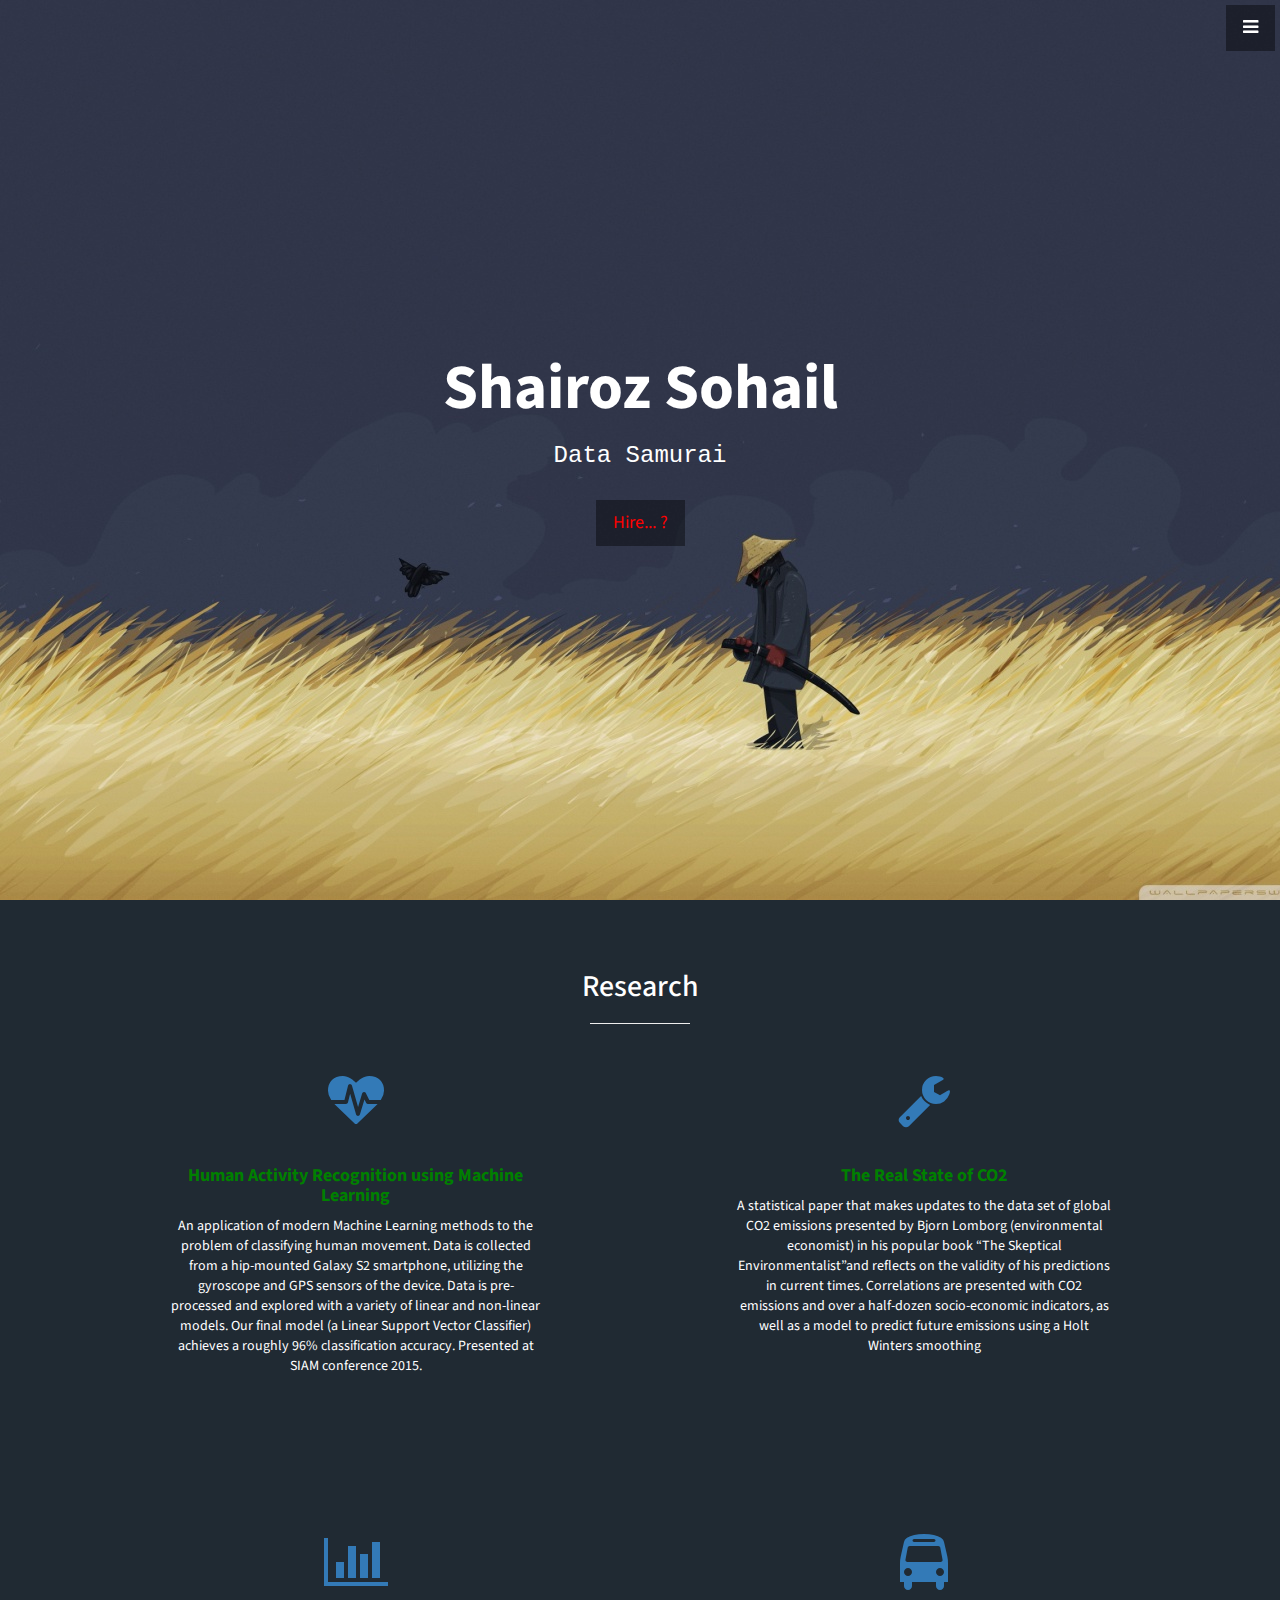
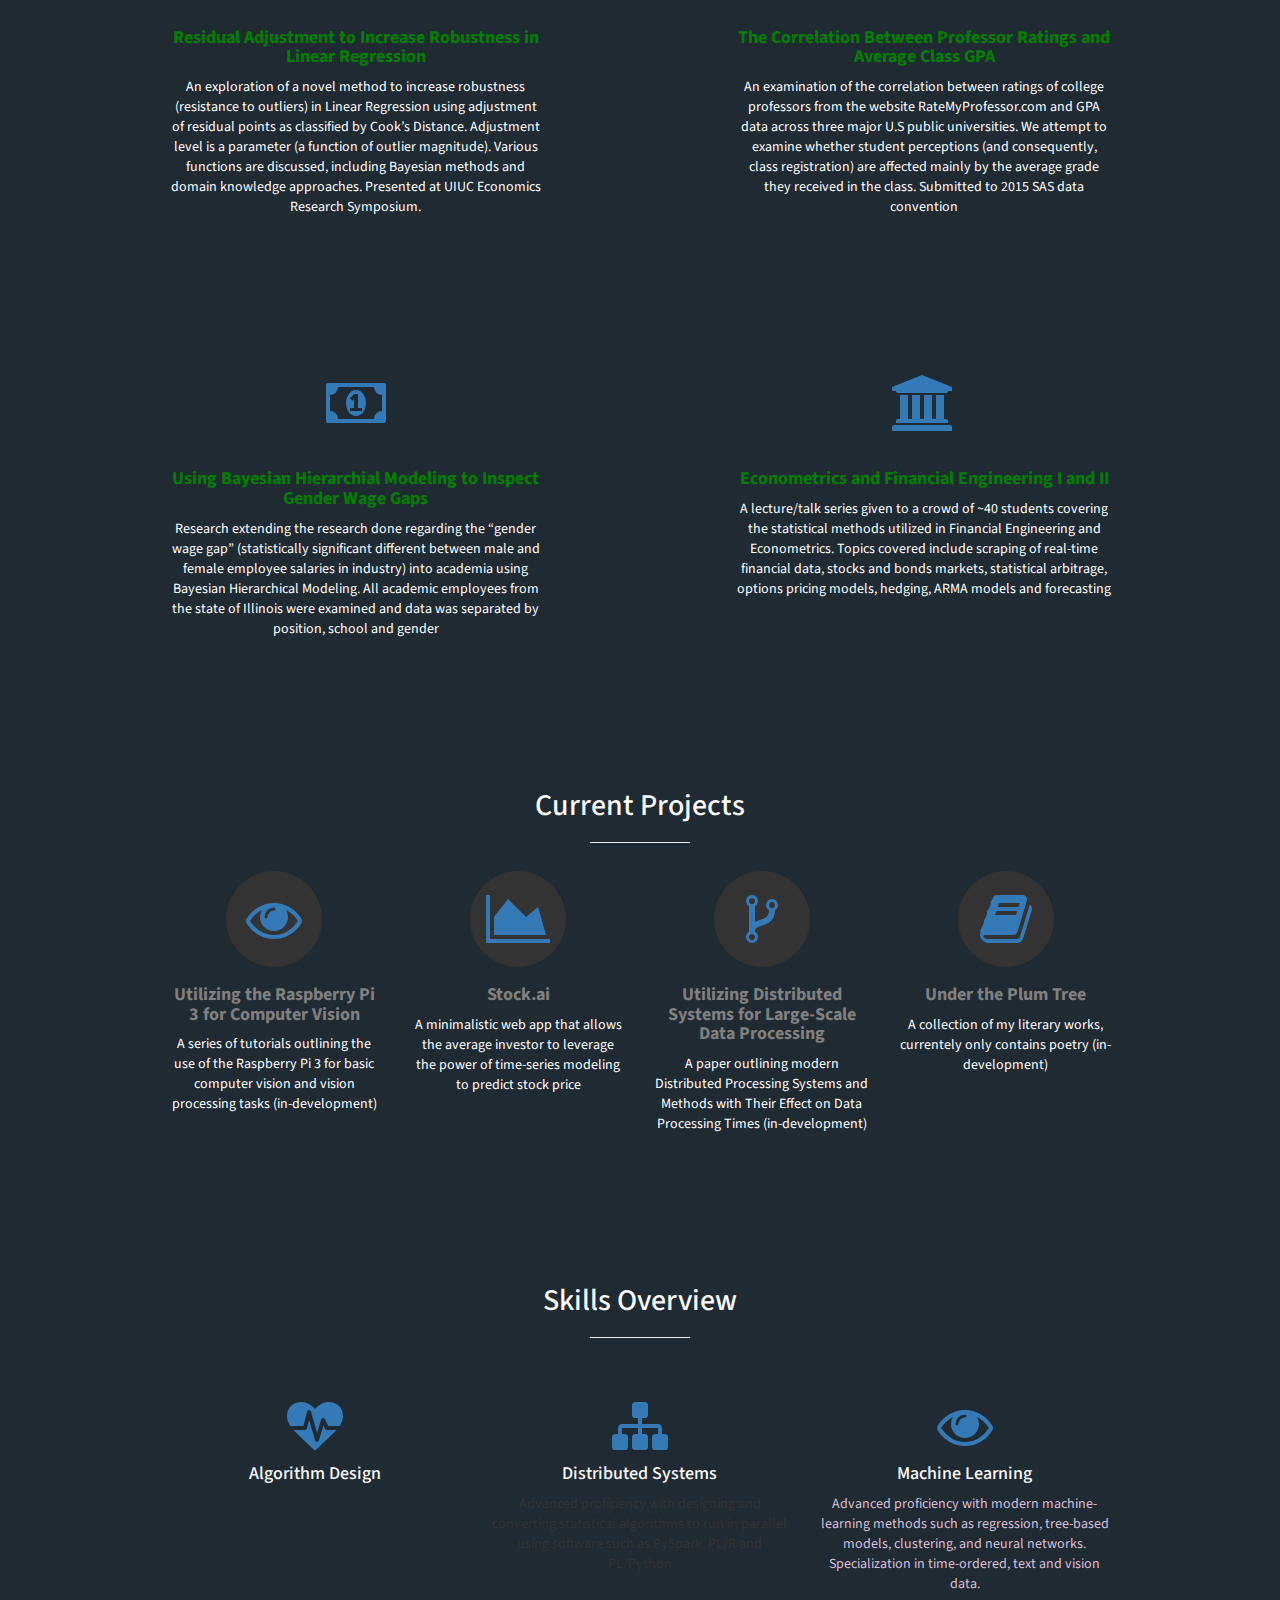
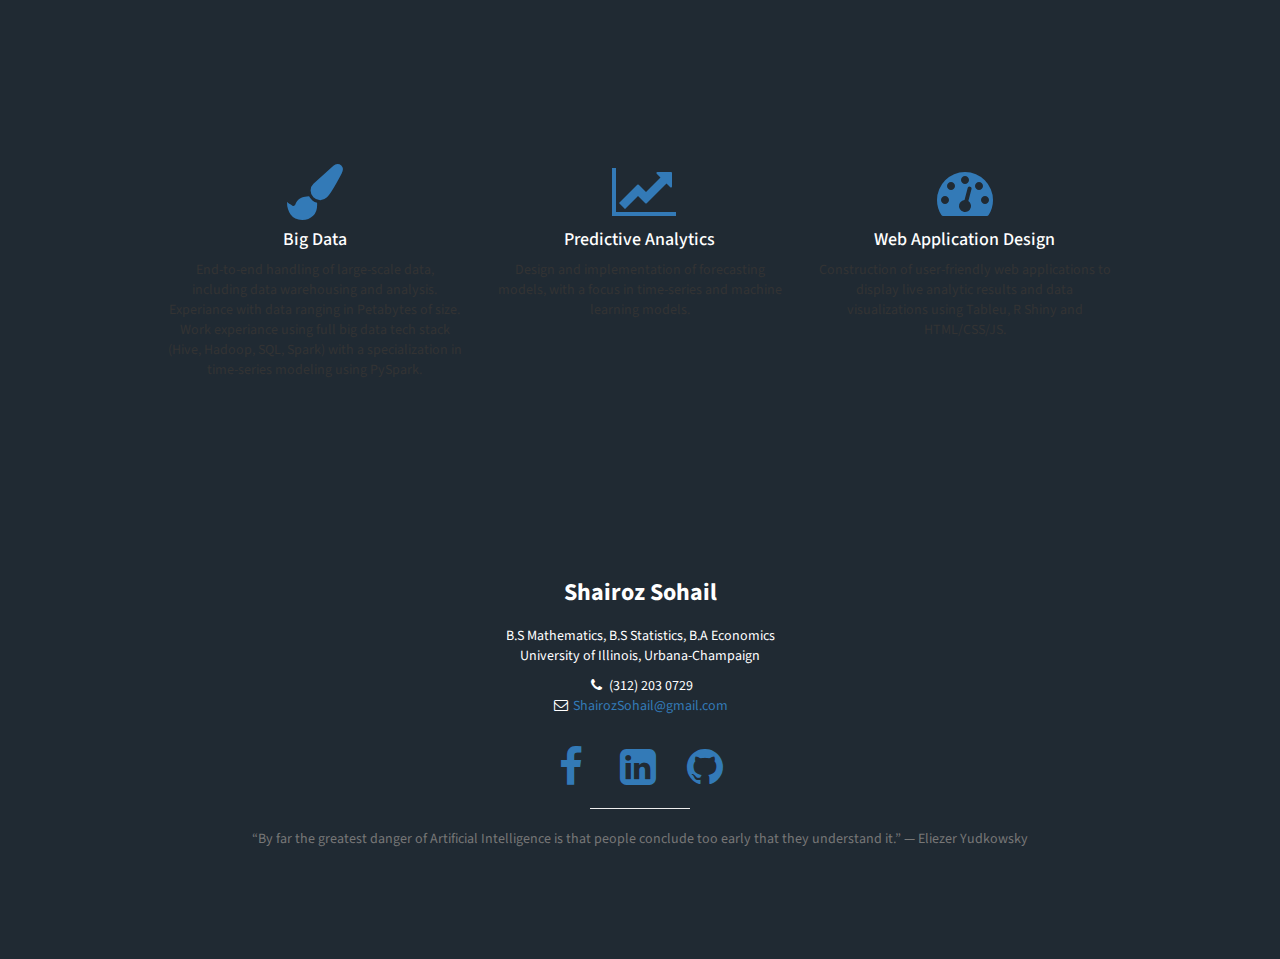
<file: index.html>
<!DOCTYPE html>
<html lang="en">

<head>

    <meta charset="utf-8">
    <meta http-equiv="X-UA-Compatible" content="IE=edge">
    <meta name="viewport" content="width=device-width, initial-scale=1">
    <meta name="description" content="">
    <meta name="author" content="">

    <title>The Data Samurai</title>

    <!-- Bootstrap Core CSS -->
    <link href="css/bootstrap.min.css" rel="stylesheet">
    <link rel="stylesheet" type="text/css" href="css/style.css">


    <!-- Custom CSS -->
    <link href="css/stylish-portfolio.css" rel="stylesheet">

    <link rel="stylesheet" href="http://s.mlcdn.co/animate.css">


    <!-- Custom Fonts -->
    <link href="font-awesome/css/font-awesome.min.css" rel="stylesheet" type="text/css">
    <link href="http://fonts.googleapis.com/css?family=Source+Sans+Pro:300,400,700,300italic,400italic,700italic" rel="stylesheet" type="text/css">
    <link href = 'css/font-awesome-animation.css' rel = 'stylesheet' type = 'text/css'>

    <!-- HTML5 Shim and Respond.js IE8 support of HTML5 elements and media queries -->
    <!-- WARNING: Respond.js doesn't work if you view the page via file:// -->
    <!--[if lt IE 9]>
        <script src="https://oss.maxcdn.com/libs/html5shiv/3.7.0/html5shiv.js"></script>
        <script src="https://oss.maxcdn.com/libs/respond.js/1.4.2/respond.min.js"></script>
    <![endif]-->

<style>
.console {
  font-family: "Lucida Sans Typewriter", "Lucida Console", Monaco, "Bitstream Vera Sans Mono", monospace;
}

input[type="button"] {
  cursor: pointer;
}
</style>



</head>

<body>


    <!-- Navigation -->
    <a id="menu-toggle" href="#" class="btn btn-dark btn-lg toggle"><i class="fa fa-bars"></i></a>
    <nav id="sidebar-wrapper">
        <ul class="sidebar-nav">
            <a id="menu-close" href="#" class="btn btn-dark btn-lg pull-right toggle"><i class="fa fa-times"></i></a>
            <li class="sidebar-brand">
                <a href="#top" onclick=$ ( "#menu-close").click();>Destinations</a>
            </li>
            <li>
                <a href="#top" onclick=$ ( "#menu-close").click();>Home</a>
            </li>

            <li>
                <a href="#research" onclick=$ ( "#menu-close").click();>Research</a>
            </li>

            <li>
                <a href="#current-projects" onclick=$ ( "#menu-close").click();>Current Projects</a>
            </li>

            <li>
                <a href="#skills" onclick=$ ( "#menu-close").click();>Skills</a>
            </li>

            <li>
                <a href="#contact" onclick=$ ( "#menu-close").click();>Contact</a>
        </ul>
    </nav>

    <!-- Header -->


    <header id="top" class="header">
        <div class="text-vertical-center" id='caption'>
             <h1 class = "animated fadeInDown">Shairoz Sohail</h1>
            <h3 class = 'console'>Data Samurai</h3>
            <br>

            <a href="#research" class="btn btn-dark btn-lg"><font color = 'red'>Hire... ?</font></a>
        </div>
    </header>
</div>



    <!--     RESEARCH       -->
    <!-- The circle icons use Font Awesome's stacked icon classes. For more information, visit http://fontawesome.io/examples/ -->
    <section id="research" class="services serv">
        <div class="container">
            <div class="row text-center">
                <div class="col-lg-10 col-lg-offset-1">
                    <font color = 'white'><h2>Research</h2></font>
                    <hr class="small">
                    <div class="row">
                        
                            <div class="col-md-5 col-sm-6">
                            <div class="service-item">
                                <span class="fa-stack fa-4x">
                                <i class="fa fa-stack-2x"></i>
                                <a href = "https://shairozs.shinyapps.io/Stock/">
                                <i class="fa fa-heartbeat faa-pulse animated-hover fa-stack-1x text-primary"></i>
                                </a>
                            </span>
                                <h4>
                                    <font color = 'green' class = 'animated bounce'><strong>Human Activity Recognition using Machine Learning</strong></font>
                                </h4>
                                <font color = 'white'><p>An application of modern Machine Learning methods to the problem of classifying human movement. Data is collected from a hip-mounted Galaxy S2 smartphone, utilizing the gyroscope and GPS sensors of the device. Data is pre-processed and explored with a variety of linear and non-linear models. Our final model (a Linear Support Vector Classifier) achieves a roughly 96% classification accuracy. Presented at SIAM conference 2015.</p></font>
                            </div>
                        </div>

                        <div class="col-md-2 col-sm-0">
                            <div class="service-item">
                                
                            </div>
                        </div>


                           <div class="col-md-5 col-sm-6">
                            <div class="service-item">
                                <span class="fa-stack fa-4x">
                                <i class="fa fa-stack-2x"></i>
                                <a href = "The Real State of CO2.docx">
                                <i class="fa fa-wrench faa-wrench animated-hover fa-stack-1x text-primary"></i>

                                </a>
                            </span>
                                <h4>
                                    <font color = 'green'><strong>The Real State of CO2</strong></font>
                                </h4>
                                <font color = 'white'><p>A  statistical paper   that    makes   updates to  the data    set of  global  CO2 emissions   presented   by  Bjorn   Lomborg (environmental  economist) in   his popular book    “The    Skeptical   Environmentalist”and reflects    on  the validity    of  his predictions in  current times.  Correlations    are presented   with    CO2 emissions   and over    a   half-dozen  socio-economic  indicators, as  well    as  a   model   to  predict future  emissions   using   a   Holt    Winters smoothing</p></font>
                            </div>
                        </div>




                    </div>
                    <!-- /.row (nested) -->
                </div>
                <!-- /.col-lg-10 -->
            </div>
            <!-- /.row -->
        </div>
        <!-- /.container -->
    </section>
</div>




    <!-- RESEARCH CONTD -->
    <!-- The circle icons use Font Awesome's stacked icon classes. For more information, visit http://fontawesome.io/examples/ -->
    <section id="services" class="services serv">
        <div class="container">
            <div class="row text-center">
                <div class="col-lg-10 col-lg-offset-1">
                    <div class="row">



                          <div class="col-md-5 col-sm-6">
                            <div class="service-item">
                                <span class="fa-stack fa-4x">
                                <i class="fa fa-stack-2x"></i>
                                <a href = "Residual Adjustment to Increase Robustness in Linear Regression.docx">
                                <i class="fa fa-bar-chart faa-float animated-hover fa-stack-1x text-primary"></i>
                                </a>
                            </span>
                                <h4>
                                    <font color = 'green'><strong>Residual Adjustment to Increase Robustness in Linear Regression</strong></font>
                                </h4>
                                <font color = 'white'><p>An exploration of  a   novel   method  to  increase    robustness  (resistance to  outliers)   in  Linear  Regression  using   adjustment  of  residual    points  as  classified  by  Cook’s  Distance.   Adjustment  level   is  a   parameter   (a  function    of  outlier magnitude). Various functions are   discussed,  including   Bayesian    methods and domain  knowledge   approaches. Presented   at  UIUC    Economics   Research    Symposium.</p></font>
                            </div>
                        </div>


                        <div class="col-md-2 col-sm-0">
                            <div class="service-item">
                                
                            </div>
                        </div>


                          <div class="col-md-5 col-sm-6">
                            <div class="service-item">
                                <span class="fa-stack fa-4x">
                                <i class="fa fa-stack-2x"></i>
                                <a href = "The Correlation Between Professor Ratings and Average Class GPA.docx">
                                <i class="fa fa-bus faa-burst animated-hover fa-stack-1x text-primary"></i>
                                </a>
                            </span>
                                <h4>
                                    <font color = 'green' class = 'animated bounce'><strong>The Correlation Between Professor Ratings and Average Class GPA</strong></font>
                                </h4>
                                <font color = 'white'><p>An examination of  the correlation between ratings of  college professors  from    the website RateMyProfessor.com and GPA data    across  three   major   U.S public  universities.   We  attempt to  examine whether student perceptions (and    consequently,   class   registration)   are affected    mainly  by  the average grade   they    received in the class.  Submitted   to  2015 SAS    data    convention</p></font>
                            </div>
                        </div>



                    </div>
                    <!-- /.row (nested) -->
                </div>
                <!-- /.col-lg-10 -->
            </div>
            <!-- /.row -->
        </div>
        <!-- /.container -->
    </section>
</div>



<!-- RESEARCH CONTD -->
    <!-- The circle icons use Font Awesome's stacked icon classes. For more information, visit http://fontawesome.io/examples/ -->
    <section id="services" class="services serv">
        <div class="container">
            <div class="row text-center">
                <div class="col-lg-10 col-lg-offset-1">
                    <div class="row">



                          <div class="col-md-5 col-sm-6">
                            <div class="service-item">
                                <span class="fa-stack fa-4x">
                                <i class="fa fa-stack-2x"></i>
                                <a href = "https://shairozs.shinyapps.io/Stock/">
                                <i class="fa fa-money faa-ring animated-hover fa-stack-1x text-primary"></i>
                                </a>
                            </span>
                                <h4>
                                    <font color = 'green'><strong>Using Bayesian Hierarchial Modeling to Inspect Gender Wage Gaps</strong></font>
                                </h4>
                                <font color = 'white'><p>Research   extending   the research    done    regarding   the “gender wage    gap”    (statistically  significant different   between male    and female  employee    salaries    in  industry)   into    academia    using   Bayesian    Hierarchical    Modeling.   All academic    employees   from    the state   of  Illinois    were    examined    and data    was separated   by  position,   school  and gender</p></font>
                            </div>
                        </div>


                        <div class="col-md-2 col-sm-0">
                            <div class="service-item">
                                
                            </div>
                        </div>


                          <div class="col-md-5 col-sm-6">
                            <div class="service-item">
                                <span class="fa-stack fa-4x">
                                <i class="fa fa-stack-2x"></i>
                                <a href = "https://shairozs.shinyapps.io/Stock/">
                                <i class="fa fa-bank faa-burst animated-hover fa-stack-1x text-primary"></i>
                                </a>
                            </span>
                                <h4>
                                    <font color = 'green' class = 'animated bounce'><strong>Econometrics and Financial Engineering I   and II  </strong></font>
                                </h4>
                                <font color = 'white'><p>A lecture/talk series given to a crowd of ~40 students covering the statistical methods utilized in Financial Engineering and Econometrics. Topics covered include scraping of real-time financial data, stocks and bonds markets, statistical arbitrage, options pricing models, hedging, ARMA models and forecasting</p></font>
                            </div>
                        </div>



                    </div>
                    <!-- /.row (nested) -->
                </div>
                <!-- /.col-lg-10 -->
            </div>
            <!-- /.row -->
        </div>
        <!-- /.container -->
    </section>
</div>






    <!-- Services -->
    <!-- The circle icons use Font Awesome's stacked icon classes. For more information, visit http://fontawesome.io/examples/ -->
    <section id="current-projects" class="services serv">
        <div class="container">
            <div class="row text-center">
                <div class="col-lg-10 col-lg-offset-1">
                    <font color = 'white'><h2>Current Projects</h2></font>
                    <hr class="small">
                    <div class="row">
                        
                        <div class="col-md-3 col-sm-6">
                                <div class="service-item">
                                <span class="fa-stack fa-4x">
                                <i class="fa fa-circle fa-stack-2x"></i>
                                <a href = algorithmDesign.html>
                                <i class="fa fa-eye fa-stack-1x text-primary"></i>
                                </a>
                            </span>
                                <h4>
                                   <font color= 'gray'><strong>Utilizing the Raspberry Pi 3 for Computer Vision</strong></font>
                                </h4>
                                <font color = 'white'><p>A series of tutorials outlining the use of the Raspberry Pi 3 for basic computer vision and vision processing tasks (in-development)</p></font>
                            </div>
                        </div>



                        


                        <div class="col-md-3 col-sm-6">
                            <div class="service-item">
                                <span class="fa-stack fa-4x">
                                <i class="fa fa-circle fa-stack-2x"></i>
                                <a href = "https://shairozs.shinyapps.io/Stock/">
                                <i class="fa fa-area-chart fa-stack-1x text-primary"></i>
                                </a>
                            </span>
                                <h4>
                                    <font color = 'gray' class = 'animated bounce'><strong>Stock.ai</strong></font>
                                </h4>
                                <font color = 'white'><p>A minimalistic web app that allows the average investor to leverage the power of time-series modeling to predict stock price</p></font>
                            </div>
                        </div>
                    
                        
                        <div class="col-md-3 col-sm-6">
                            <div class="service-item">
                                <span class="fa-stack fa-4x">
                                <i class="fa fa-circle fa-stack-2x"></i>
                                <i class="fa fa-code-fork fa-stack-1x text-primary"></i>
                            </span>
                                <h4>
                                    <font color = 'gray'><strong>Utilizing Distributed Systems for Large-Scale Data Processing</strong></font>
                                </h4>
                                <font color = 'white'><p>A paper outlining modern Distributed Processing Systems and Methods with Their Effect on Data Processing Times (in-development)</p></font>
                            </div>
                        </div>

                        <div class="col-md-3 col-sm-6">
                            <div class="service-item">
                                <span class="fa-stack fa-4x">
                                <i class="fa fa-circle fa-stack-2x"></i>
                                <i class="fa fa-book fa-stack-1x text-primary"></i>
                            </span>
                                <h4>
                                    <font color = 'gray'><strong>Under the Plum Tree</strong></font>
                                </h4>
                                <font color = 'white'><p>A collection of my literary works, currentely only contains poetry (in-development)</p></font>
                            </div>
                        </div>
                        
                        



                    </div>
                    <!-- /.row (nested) -->
                </div>
                <!-- /.col-lg-10 -->
            </div>
            <!-- /.row -->
        </div>
        <!-- /.container -->
    </section>
</div>






    <!-- Services -->
    <!-- The circle icons use Font Awesome's stacked icon classes. For more information, visit http://fontawesome.io/examples/ -->
    <section id="skills" class="services serv">
        <div class="container">
            <div class="row text-center">
                <div class="col-lg-10 col-lg-offset-1">
                    <font color = 'white'><h2>Skills Overview</h2></font>
                    <hr class="small">
                    <br></br>
                    <div class="row">
                        
                            <div class="col-md-4 col-sm-4">
                            <div class="service-item">
                                <span class="fa-stack fa-2x">
                                <i class="fa fa-triangle fa-stack-2x"></i>
                                <i class="fa fa-heartbeat fa-2x fa-stack-1x text-primary"></i>
                            </span>
                            <font color = 'white'><h4 class = 'animated fadeInDown'> Algorithm Design </h4></font>
                            </div>
                        </div>


                           <div class="col-md-4 col-sm-4">
                            <div class="service-item">
                                <span class="fa-stack fa-2x">
                                <i class="fa fa-triangle fa-stack-2x"></i>
                                <i class="fa fa-sitemap fa-2x fa-stack-1x text-primary"></i>
                            </span>
                            <font color = 'white'><h4 class = 'animated fadeInDown'> Distributed Systems </h4></font>
                            <p> Advanced proficiency with designing and converting statistical algorithms to run in parallel using software such as PySpark, PL/R and PL/Python </P>
                            </div>
                        </div>


                            <div class="col-md-4 col-sm-4">
                             <div class="service-item">
                                <span class="fa-stack fa-2x">
                                <i class="fa fa-triangle fa-stack-2x"></i>
                                <i class="fa fa-eye fa-2x fa-stack-1x text-primary"></i>
                            </span>
                            <font color = 'white'><h4 class = 'animated fadeInDown'> Machine Learning </h4></font>
                            <font color = 'Thistle'><p> Advanced proficiency with modern machine-learning methods such as regression, tree-based models, clustering, and neural networks. Specialization in time-ordered, text and vision data. </p></font>
                            </div>
                        </div>


                    </div>
                    <!-- /.row (nested) -->
                </div>
                <!-- /.col-lg-10 -->
            </div>
            <!-- /.row -->
        </div>
        <!-- /.container -->
    </section>
</div>





    <section id="skills" class="services serv">
        <div class="container">
            <div class="row text-center">
                <div class="col-lg-10 col-lg-offset-1">
                    <br></br>
                    <div class="row">
                        
                            <div class="col-md-4 col-sm-4">
                            <div class="service-item">
                                <span class="fa-stack fa-2x">
                                <i class="fa fa-triangle fa-stack-2x"></i>
                                <i class="fa fa-paint-brush fa-2x fa-stack-1x text-primary"></i>
                            </span>
                            <font color = 'white'><h4 class = 'animated fadeInDown'> Big Data</h4></font>
                            <p> End-to-end handling of large-scale data, including data warehousing and analysis. Experiance with data ranging in Petabytes of size. Work experiance using full big data tech stack (Hive, Hadoop, SQL, Spark) with a specialization in time-series modeling using PySpark.</p>
                            </div>
                        </div>


                           <div class="col-md-4 col-sm-4">
                            <div class="service-item">
                                <span class="fa-stack fa-2x">
                                <i class="fa fa-triangle fa-stack-2x"></i>
                                <i class="fa fa-line-chart fa-2x fa-stack-1x text-primary"></i>
                            </span>
                            <font color = 'white'><h4 class = 'animated fadeInDown'> Predictive Analytics </h4></font>
                            <p> Design and implementation of forecasting models, with a focus in time-series and machine learning models. </p>
                            </div>
                        </div>


                            <div class="col-md-4 col-sm-4">
                             <div class="service-item">
                                <span class="fa-stack fa-2x">
                                <i class="fa fa-triangle fa-stack-2x"></i>
                                <i class="fa fa-dashboard fa-2x fa-stack-1x text-primary"></i>
                            </span>
                            <font color = 'white'><h4 class = 'animated fadeInDown'> Web Application Design </h4></font>
                            <p> Construction of user-friendly web applications to display live analytic results and data visualizations using Tableu, R Shiny and HTML/CSS/JS. </p>
                            </div>
                        </div>


                    </div>
                    <!-- /.row (nested) -->
                </div>
                <!-- /.col-lg-10 -->
            </div>
            <!-- /.row -->
        </div>
        <!-- /.container -->
    </section>
</div>




    <!-- Footer -->
    <footer>
        <div class="container">
            <div class="row" id = "contact">
                <div class="col-lg-10 col-lg-offset-1 text-center">
                    <font color = 'white'><h3><strong>Shairoz Sohail</strong><h3></font>
                    </h4>
                    <font color = 'white'><p>B.S Mathematics, B.S Statistics, B.A Economics
                        <br>University of Illinois, Urbana-Champaign</p><font>
                    <ul class="list-unstyled">
                        <li><i class="fa fa-phone fa-fw"></i> (312) 203 0729</li>
                        <li><i class="fa fa-envelope-o fa-fw"></i> <a href="mailto:ShairozSohail@gmail.com">ShairozSohail@gmail.com</a>
                        </li>
                    </ul>
                    <br>
                    <ul class="list-inline">
                        <li>
                            <a href="#"><i class="fa fa-facebook fa-fw fa-3x"></i></a>
                        </li>
                        <li>
                            <a href="#"><i class="fa fa-linkedin-square fa-fw fa-3x"></i></a>
                        </li>
                        <li>
                            <a href="#"><i class="fa fa-github fa-fw fa-3x"></i></a>
                        </li>
                    </ul>
                    <hr class="small">
                    <p class="text-muted">“By far the greatest danger of Artificial Intelligence is that people conclude too early that they understand it.” 
― Eliezer Yudkowsky</p>
                </div>
            </div>
        </div>
        <a id="to-top" href="#top" class="btn btn-dark btn-lg"><i class="fa fa-chevron-up fa-fw fa-1x"></i></a>
    </footer>

    <!-- jQuery -->
    <script src="js/jquery.js"></script>

    <!-- Bootstrap Core JavaScript -->
    <script src="js/bootstrap.min.js"></script>

    <!-- Custom Theme JavaScript -->
    <script>
    // Closes the sidebar menu
    $("#menu-close").click(function(e) {
        e.preventDefault();
        $("#sidebar-wrapper").toggleClass("active");
    });
    // Opens the sidebar menu
    $("#menu-toggle").click(function(e) {
        e.preventDefault();
        $("#sidebar-wrapper").toggleClass("active");
    });
    // Scrolls to the selected menu item on the page
    $(function() {
        $('a[href*=#]:not([href=#])').click(function() {
            if (location.pathname.replace(/^\//, '') == this.pathname.replace(/^\//, '') || location.hostname == this.hostname) {
                var target = $(this.hash);
                target = target.length ? target : $('[name=' + this.hash.slice(1) + ']');
                if (target.length) {
                    $('html,body').animate({
                        scrollTop: target.offset().top
                    }, 1000);
                    return false;
                }
            }
        });
    });
    //#to-top button appears after scrolling
    var fixed = false;
    $(document).scroll(function() {
        if ($(this).scrollTop() > 250) {
            if (!fixed) {
                fixed = true;
                // $('#to-top').css({position:'fixed', display:'block'});
                $('#to-top').show("slow", function() {
                    $('#to-top').css({
                        position: 'fixed',
                        display: 'block'
                    });
                });
            }
        } else {
            if (fixed) {
                fixed = false;
                $('#to-top').hide("slow", function() {
                    $('#to-top').css({
                        display: 'none'
                    });
                });
            }
        }
    });
    // Disable Google Maps scrolling
    // See http://stackoverflow.com/a/25904582/1607849
    // Disable scroll zooming and bind back the click event
    var onMapMouseleaveHandler = function(event) {
        var that = $(this);
        that.on('click', onMapClickHandler);
        that.off('mouseleave', onMapMouseleaveHandler);
        that.find('iframe').css("pointer-events", "none");
    }
    var onMapClickHandler = function(event) {
            var that = $(this);
            // Disable the click handler until the user leaves the map area
            that.off('click', onMapClickHandler);
            // Enable scrolling zoom
            that.find('iframe').css("pointer-events", "auto");
            // Handle the mouse leave event
            that.on('mouseleave', onMapMouseleaveHandler);
        }
        // Enable map zooming with mouse scroll when the user clicks the map
    $('.map').on('click', onMapClickHandler);
    </script>

    <script>
    $("a").hover(function(e) {
    $($(this).data("tooltip")).css({
        left: e.pageX + 1,
        top: e.pageY + 1
    }).stop().show(100);
}, function() {
    $($(this).data("tooltip")).hide();
});
    </script>



</body>

</html>
</file>
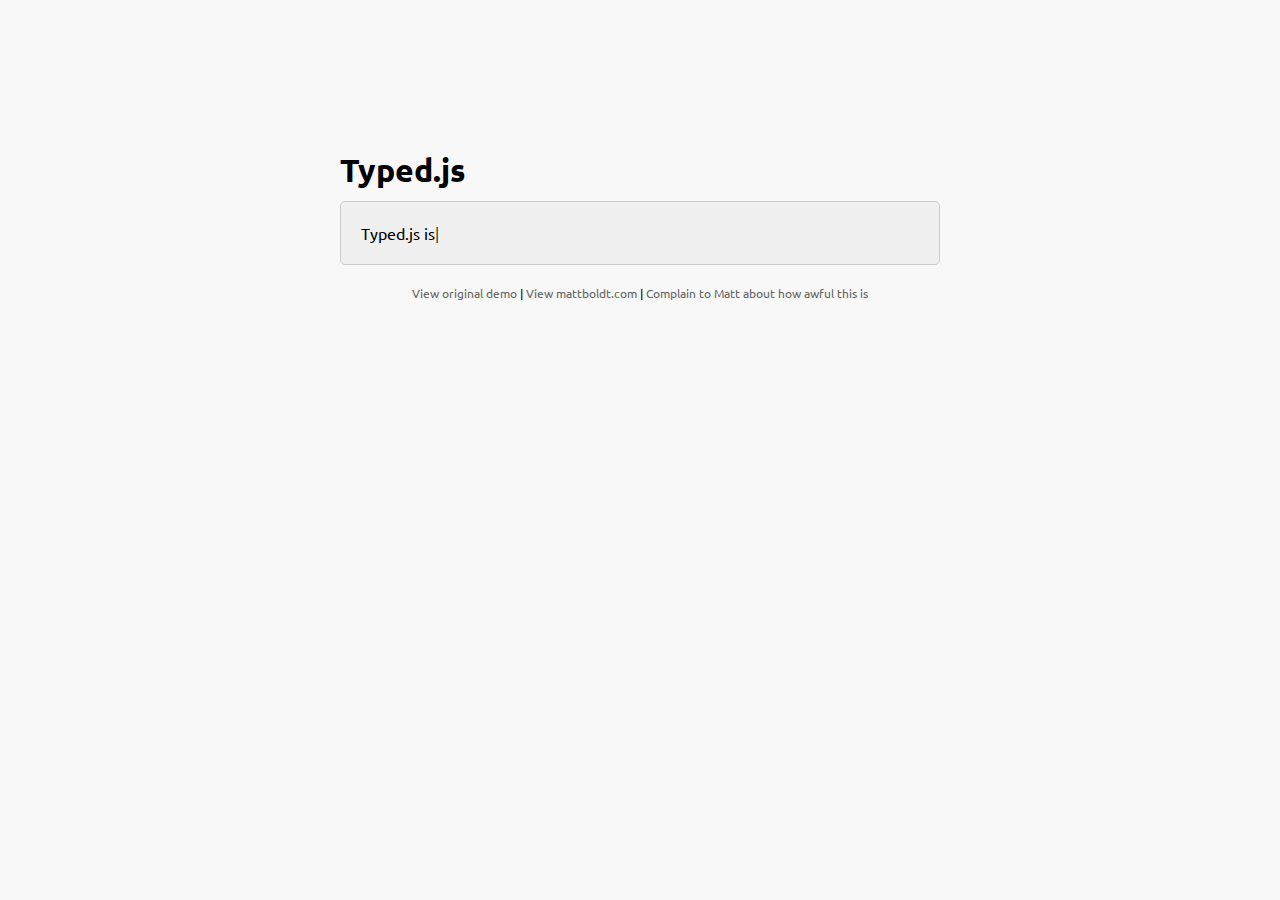
<file: typed.js-master/index.htm>
<!doctype html>
<html lang="en">
<head>
    <meta charset="UTF-8">
    <title>Typed.js - Type your heart out</title>
    <!-- Get jQuery -->
    <script src="http://ajax.googleapis.com/ajax/libs/jquery/1.9.1/jquery.min.js"></script>
    <script src="js/typed.js" type="text/javascript"></script>
    <script>
    $(function(){

        $("#typed").typed({
            // strings: ["Typed.js is a <strong>jQuery</strong> plugin.", "It <em>types</em> out sentences.", "And then deletes them.", "Try it out!"],
            stringsElement: $('#typed-strings'),
            typeSpeed: 30,
            backDelay: 500,
            loop: false,
            contentType: 'html', // or text
            // defaults to false for infinite loop
            loopCount: false,
            callback: function(){ foo(); },
            resetCallback: function() { newTyped(); }
        });

        $(".reset").click(function(){
            $("#typed").typed('reset');
        });

    });

    function newTyped(){ /* A new typed object */ }

    function foo(){ console.log("Callback"); }

    </script>
    <link href="main.css" rel="stylesheet"/>
    <style>
        /* code for animated blinking cursor */
        .typed-cursor{
            opacity: 1;
            font-weight: 100;
            -webkit-animation: blink 0.7s infinite;
            -moz-animation: blink 0.7s infinite;
            -ms-animation: blink 0.7s infinite;
            -o-animation: blink 0.7s infinite;
            animation: blink 0.7s infinite;
        }
        @-keyframes blink{
            0% { opacity:1; }
            50% { opacity:0; }
            100% { opacity:1; }
        }
        @-webkit-keyframes blink{
            0% { opacity:1; }
            50% { opacity:0; }
            100% { opacity:1; }
        }
        @-moz-keyframes blink{
            0% { opacity:1; }
            50% { opacity:0; }
            100% { opacity:1; }
        }
        @-ms-keyframes blink{
            0% { opacity:1; }
            50% { opacity:0; }
            100% { opacity:1; }
        }
        @-o-keyframes blink{
            0% { opacity:1; }
            50% { opacity:0; }
            100% { opacity:1; }
        }
    </style>
</head>
<body>

    <div class="wrap">
        <h1 class="h1">Typed.js</h1>

        <div class="type-wrap">
            <div id="typed-strings">
                <p>Typed.js is a <strong>jQuery</strong> plugin.</p>
                <p>It <em>types</em> out sentences.</p>
                <p>And then deletes them.</p>
                <p>Try it out!</p>
            </div>
            <span id="typed" style="white-space:pre;"></span>
        </div>

        <div class="links">
            <a href="http://www.mattboldt.com/demos/typed-js">View original demo</a> | <a href="http://www.mattboldt.com">View mattboldt.com</a> | <a href="http://www.twitter.com/atmattb">Complain to Matt about how awful this is</a>
        </div>
    </div>

</body>
</html>
</file>
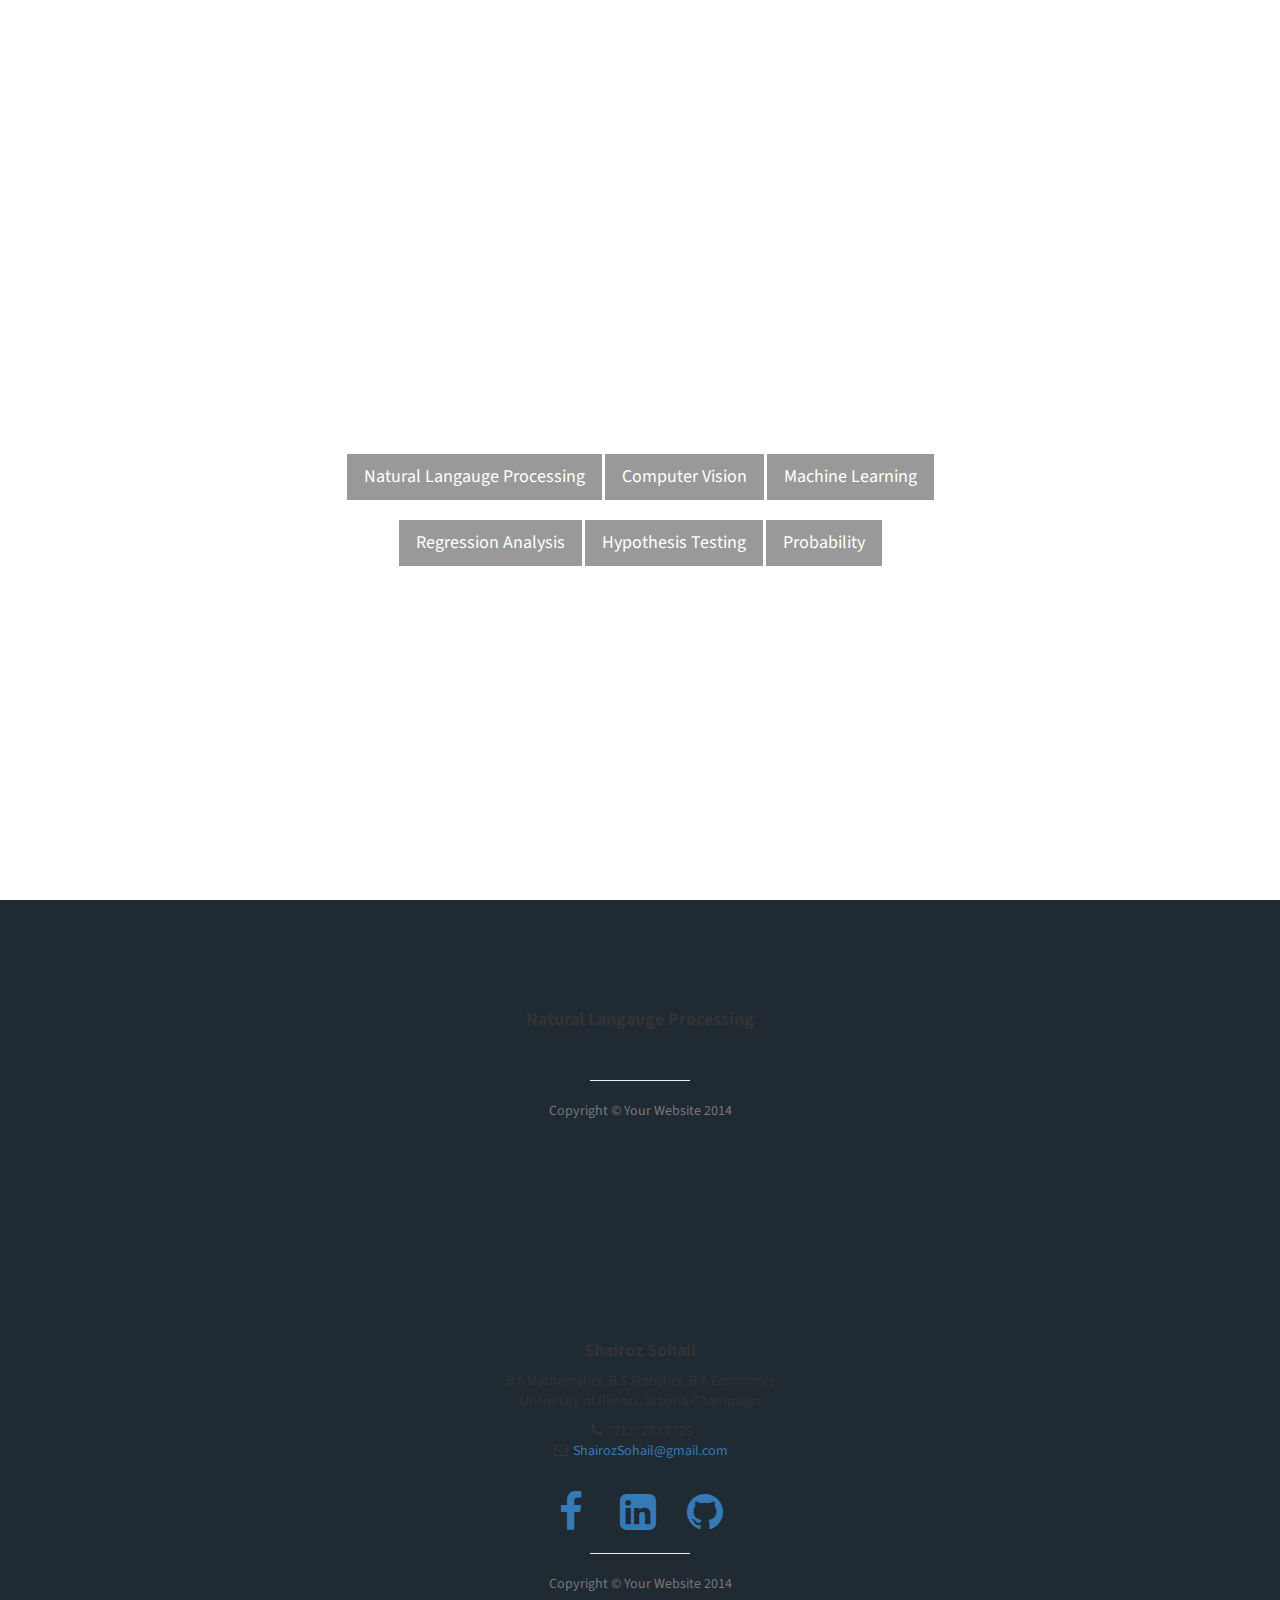
<file: algorithmDesign.html>
<!DOCTYPE html>
<html lang="en">

<link href="css/stylish-portfolio.css" rel="stylesheet">

<title>Algorithm Design</title>

<head>

    <meta charset="utf-8">
    <meta http-equiv="X-UA-Compatible" content="IE=edge">
    <meta name="viewport" content="width=device-width, initial-scale=1">
    <meta name="description" content="">
    <meta name="author" content="">

    <title>The Data Samurai</title>

    <!-- Bootstrap Core CSS -->
    <link href="css/bootstrap.min.css" rel="stylesheet">

    <!-- Custom CSS -->
    <link href="css/stylish-portfolio.css" rel="stylesheet">

    <link rel="stylesheet" href="http://s.mlcdn.co/animate.css">


    <!-- Custom Fonts -->
    <link href="font-awesome/css/font-awesome.min.css" rel="stylesheet" type="text/css">
    <link href="http://fonts.googleapis.com/css?family=Source+Sans+Pro:300,400,700,300italic,400italic,700italic" rel="stylesheet" type="text/css">

    <!-- HTML5 Shim and Respond.js IE8 support of HTML5 elements and media queries -->
    <!-- WARNING: Respond.js doesn't work if you view the page via file:// -->
    <!--[if lt IE 9]>
        <script src="https://oss.maxcdn.com/libs/html5shiv/3.7.0/html5shiv.js"></script>
        <script src="https://oss.maxcdn.com/libs/respond.js/1.4.2/respond.min.js"></script>
    <![endif]-->

<style>
.console {
  font-family: "Lucida Sans Typewriter", "Lucida Console", Monaco, "Bitstream Vera Sans Mono", monospace;
}

input[type="button"] {
  cursor: pointer;
}
</style>



</head>

<body>


    <!-- Header -->


    <header id="top" class="headerAlgorithmDesign">
        <div class="text-vertical-center" id='caption'>
             <h1 class = "animated bounce"><strong class = 'subpageText'>Algorithms</strong></h1>
            <br>
            <br>
            <br>
            <br>
            <br>
            <br>
                        <a href="#NaturalLangaugeProcessing" class="btn btn-dark btn-lg">Natural Langauge Processing</a>
                        <a href="#services" class="btn btn-dark btn-lg">Computer Vision</a>
                        <a href="#services" class="btn btn-dark btn-lg">Machine Learning</a>
            <br>
            <br>
            			<a href="#services" class="btn btn-dark btn-lg">Regression Analysis</a>
            			<a href="#services" class="btn btn-dark btn-lg">Hypothesis Testing</a>
						<a href="#services" class="btn btn-dark btn-lg">Probability</a>




        </div>
    </header>


        <footer>
        <div class="container">
            <div class="row" id = "NaturalLangaugeProcessing">
                <div class="col-lg-10 col-lg-offset-1 text-center">
                    <h4><strong>Natural Langauge Processing</strong></h4>
                    <br>
                    <hr class="small">
                    <p class="text-muted">Copyright &copy; Your Website 2014</p>
                </div>
            </div>
        </div>
        <a id="to-top" href="#top" class="btn btn-dark btn-lg"><i class="fa fa-chevron-up fa-fw fa-1x"></i></a>
    </footer>
   



    <!-- Footer -->
    <footer>
        <div class="container">
            <div class="row" id = "contact">
                <div class="col-lg-10 col-lg-offset-1 text-center">
                    <h4><strong>Shairoz Sohail</strong>
                    </h4>
                    <p>B.S Mathematics, B.S Statistics, B.A Economics
                        <br>University of Illinois, Urbana-Champaign</p>
                    <ul class="list-unstyled">
                        <li><i class="fa fa-phone fa-fw"></i> (312) 203 0729</li>
                        <li><i class="fa fa-envelope-o fa-fw"></i> <a href="mailto:ShairozSohail@gmail.com">ShairozSohail@gmail.com</a>
                        </li>
                    </ul>
                    <br>
                    <ul class="list-inline">
                        <li>
                            <a href="#"><i class="fa fa-facebook fa-fw fa-3x"></i></a>
                        </li>
                        <li>
                            <a href="#"><i class="fa fa-linkedin-square fa-fw fa-3x"></i></a>
                        </li>
                        <li>
                            <a href="#"><i class="fa fa-github fa-fw fa-3x"></i></a>
                        </li>
                    </ul>
                    <hr class="small">
                    <p class="text-muted">Copyright &copy; Your Website 2014</p>
                </div>
            </div>
        </div>
        <a id="to-top" href="#top" class="btn btn-dark btn-lg"><i class="fa fa-chevron-up fa-fw fa-1x"></i></a>
    </footer>

    <!-- jQuery -->
    <script src="js/jquery.js"></script>

    <!-- Bootstrap Core JavaScript -->
    <script src="js/bootstrap.min.js"></script>

    <!-- Custom Theme JavaScript -->
    <script>
    // Closes the sidebar menu
    $("#menu-close").click(function(e) {
        e.preventDefault();
        $("#sidebar-wrapper").toggleClass("active");
    });
    // Opens the sidebar menu
    $("#menu-toggle").click(function(e) {
        e.preventDefault();
        $("#sidebar-wrapper").toggleClass("active");
    });
    // Scrolls to the selected menu item on the page
    $(function() {
        $('a[href*=#]:not([href=#])').click(function() {
            if (location.pathname.replace(/^\//, '') == this.pathname.replace(/^\//, '') || location.hostname == this.hostname) {
                var target = $(this.hash);
                target = target.length ? target : $('[name=' + this.hash.slice(1) + ']');
                if (target.length) {
                    $('html,body').animate({
                        scrollTop: target.offset().top
                    }, 1000);
                    return false;
                }
            }
        });
    });
    //#to-top button appears after scrolling
    var fixed = false;
    $(document).scroll(function() {
        if ($(this).scrollTop() > 250) {
            if (!fixed) {
                fixed = true;
                // $('#to-top').css({position:'fixed', display:'block'});
                $('#to-top').show("slow", function() {
                    $('#to-top').css({
                        position: 'fixed',
                        display: 'block'
                    });
                });
            }
        } else {
            if (fixed) {
                fixed = false;
                $('#to-top').hide("slow", function() {
                    $('#to-top').css({
                        display: 'none'
                    });
                });
            }
        }
    });
    // Disable Google Maps scrolling
    // See http://stackoverflow.com/a/25904582/1607849
    // Disable scroll zooming and bind back the click event
    var onMapMouseleaveHandler = function(event) {
        var that = $(this);
        that.on('click', onMapClickHandler);
        that.off('mouseleave', onMapMouseleaveHandler);
        that.find('iframe').css("pointer-events", "none");
    }
    var onMapClickHandler = function(event) {
            var that = $(this);
            // Disable the click handler until the user leaves the map area
            that.off('click', onMapClickHandler);
            // Enable scrolling zoom
            that.find('iframe').css("pointer-events", "auto");
            // Handle the mouse leave event
            that.on('mouseleave', onMapMouseleaveHandler);
        }
        // Enable map zooming with mouse scroll when the user clicks the map
    $('.map').on('click', onMapClickHandler);
    </script>

</body>
</file>
<file: css/style.css>
@charset "utf-8";

/* Prevent visible highlighting of text */

.dive {
    position: absolute;
    display: none;
    background: #ccc;
    border: 3px solid;
    color: white;
}

.a{
	color:red;
}




.fa {
    font-size: 20px;
}

.fa-info {
    color: black;
}




.signature {
    background: #A2A2C0 url(http://s.cdpn.io/652/dorothy-gale.jpg) left no-repeat;
    width: 700px;
    height: 150px;
}

.sig-content {
    width: 475px;
    font-size: 1.2em;
    padding-left: 170px;
    padding-top: 1em;
    position: relative;
    color: white;
}

.sig-content a {
    color: white;
    text-decoration: underline;
} 


.card {
  box-shadow: 0 2px 5px 0 rgba(0, 0, 0, 0.16), 0 2px 10px 0 rgba(0, 0, 0, 0.12);
}

.card {
  margin-top: 10px;
  box-sizing: border-box;
  border-radius: 2px;
  background-clip: padding-box;
}
.card span.card-title {
    color: #fff;
    font-size: 24px;
    font-weight: 300;
    text-transform: uppercase;
}

.card .card-content {
  padding: 16px;
  border-radius: 0 0 2px 2px;
  background-clip: padding-box;
  box-sizing: border-box;
}
.card .card-content p {
  margin: 0;
  color: inherit;
}
.card .card-content span.card-title {
  line-height: 48px;
}
.card .card-action {
  border-top: 1px solid rgba(160, 160, 160, 0.2);
  padding: 16px;
}
.card .card-action a {
  color: #ffab40;
  margin-right: 16px;
  transition: color 0.3s ease;
  text-transform: uppercase;
}
.card .card-action a:hover {
  color: #ffd8a6;
  text-decoration: none;
}
.card {
  box-shadow: 0 2px 5px 0 rgba(0, 0, 0, 0.16), 0 2px 10px 0 rgba(0, 0, 0, 0.12);
}

.card {
  margin-top: 10px;
  box-sizing: border-box;
  border-radius: 2px;
  background-clip: padding-box;
}
.card span.card-title {
    color: #fff;
    font-size: 24px;
    font-weight: 300;
    text-transform: uppercase;
}


.card .card-content {
  padding: 16px;
  border-radius: 0 0 2px 2px;
  background-clip: padding-box;
  box-sizing: border-box;
}
.card .card-content p {
  margin: 0;
  color: inherit;
}
.card .card-content span.card-title {
  line-height: 48px;
}
.card .card-action {
  border-top: 1px solid rgba(160, 160, 160, 0.2);
  padding: 16px;
}
.card .card-action a {
  color: #ffab40;
  margin-right: 16px;
  transition: color 0.3s ease;
  text-transform: uppercase;
}
.card .card-action a:hover {
  color: #ffd8a6;
  text-decoration: none;
}
.card-user{
    float: right;
}
.userpic {
    border-radius: 1000px !important;
    border: 5px solid gray;
    bottom: 47px;
    position: relative;
}
</file>
<file: typed.js-master/main.css>
@import url(http://fonts.googleapis.com/css?family=Ubuntu:400,500);

*{
	padding:0;
	margin:0;
}

body{
	font-family: "Ubuntu", sans-serif;
	font-size: 100%;
	background:#f8f8f8;
}

a{
	text-decoration: none;
	color:#666;
}
	a:hover{
		color:#999;
	}
p{
	line-height: 2em;
	margin:0 0 20px;
	text-align: center;
}

.wrap{
	max-width: 600px;
	margin:150px auto;
}

.type-wrap{
	margin:10px auto;
	padding:20px;
	background:#f0f0f0;
	border-radius:5px;
	border:#CCC 1px solid;
}

.links{
	margin:20px 0;
	font-size: 0.75em;
	text-align: center;
}
</file>
<file: css/stylish-portfolio.css>
/*!
 * Start Bootstrap - Stylish Portfolio (http://startbootstrap.com/)
 * Copyright 2013-2016 Start Bootstrap
 * Licensed under MIT (https://github.com/BlackrockDigital/startbootstrap/blob/gh-pages/LICENSE)
 */

/* Global Styles */



html,
body {
    width: 100%;
    height: 100%;
}

body {
    font-family: "Source Sans Pro","Helvetica Neue",Helvetica,Arial,sans-serif;
}

.text-vertical-center {
    display: table-cell;
    text-align: center;
    vertical-align: middle;
}

.text-vertical-center h1 {
    margin: 0;
    padding: 0;
    font-size: 4.5em;
    font-weight: 700;
}

/* Custom Button Styles */

.btn-dark {
    border-radius: 0;
    color: #fff;
    background-color: rgba(0,0,0,0.4);
}

.btn-dark:hover,
.btn-dark:focus,
.btn-dark:active {
    color: #fff;
    background-color: rgba(0,0,0,0.7);
}

.btn-light {
    border-radius: 0;
    color: #333;
    background-color: rgb(255,255,255);
}

.btn-light:hover,
.btn-light:focus,
.btn-light:active {
    color: #333;
    background-color: rgba(255,255,255,0.8);
}

/* Custom Horizontal Rule */

hr.small {
    max-width: 100px;
}

/* Side Menu */

#sidebar-wrapper {
    z-index: 1000;
    position: fixed;
    right: 0;
    width: 250px;
    height: 100%;
    transform: translateX(250px);
    overflow-y: auto;
    background: #222;
    -webkit-transition: all 0.4s ease 0s;
    -moz-transition: all 0.4s ease 0s;
    -ms-transition: all 0.4s ease 0s;
    -o-transition: all 0.4s ease 0s;
    transition: all 0.4s ease 0s;
}

.sidebar-nav {
    position: absolute;
    top: 0;
    width: 250px;
    margin: 0;
    padding: 0;
    list-style: none;
}

.sidebar-nav li {
    text-indent: 20px;
    line-height: 40px;
}

.sidebar-nav li a {
    display: block;
    text-decoration: none;
    color: #999;
}

.sidebar-nav li a:hover {
    text-decoration: none;
    color: #fff;
    background: rgba(255,255,255,0.2);
}

.sidebar-nav li a:active,
.sidebar-nav li a:focus {
    text-decoration: none;
}

.sidebar-nav > .sidebar-brand {
    height: 55px;
    font-size: 18px;
    line-height: 55px;
}

.sidebar-nav > .sidebar-brand a {
    color: #999;
}

.sidebar-nav > .sidebar-brand a:hover {
    color: #fff;
    background: none;
}

#menu-toggle {
    z-index: 1;
    position: fixed;
    top: 0;
    right: 0;
}

#sidebar-wrapper.active {
    right: 250px;
    width: 250px;
    -webkit-transition: all 0.4s ease 0s;
    -moz-transition: all 0.4s ease 0s;
    -ms-transition: all 0.4s ease 0s;
    -o-transition: all 0.4s ease 0s;
    transition: all 0.4s ease 0s;
}

.toggle {
    margin: 5px 5px 0 0;
}

/* Header */

.header {
    display: table;
    position: relative;
    width: 100%;
    height: 100%;
    background: url(Samurai.jpg) no-repeat center center scroll;
    -webkit-background-size: cover;
    -moz-background-size: cover;
    background-size: cover;
    -o-background-size: cover;
    color: white;
}

.headerAlgorithmDesign{
    display: table;
    position: relative;
    width: 100%;
    height: 100%;
    background: url('http://wallpoper.com/images/00/25/08/37/tea-samurai_00250837.jpg') no-repeat center center scroll;
    -webkit-background-size: cover;
    -moz-background-size: cover;
    background-size: cover;
    -o-background-size: cover;
    color: white;
}

.subpageText{
    position: absolute;
    top: 0px;
    right: 900px;
    width: 200px;
    height: 100px;
}

/* About */

.about {
    padding: 50px 0;
}

/* Services */

.services {
    padding: 50px 0;
}

.service-item {
    margin-bottom: 30px;
}

.serv{
    background-color: rgb(32,42,51);
}

/* Callout */


.callout {
    display: table;
    width: 100%;
    height: 400px;
    color: #fff;
    background: url(../img/callout.jpg) no-repeat center center scroll;
    -webkit-background-size: cover;
    -moz-background-size: cover;
    background-size: cover;
    -o-background-size: cover;
}

/* Portfolio */

.portfolio {
    padding: 50px 0;
}

.portfolio-item {
    margin-bottom: 30px;
}

.img-portfolio {
    margin: 0 auto;
}

.img-portfolio:hover {
    opacity: 0.8;
}

/* Call to Action */

.call-to-action {
    padding: 50px 0;
}

.call-to-action .btn {
    margin: 10px;
}

/* Map */

.map {
    height: 500px;
}

@media(max-width:768px) {
    .map {
        height: 75%;
    }
}

.map iframe {
    pointer-events: none;
}

/* Footer */

footer {
    padding: 100px 0;
    background-color: rgb(32,42,51);

}

#to-top {
  display: none;
  position: fixed;
  bottom: 5px;
  right: 5px;
}
</file>
